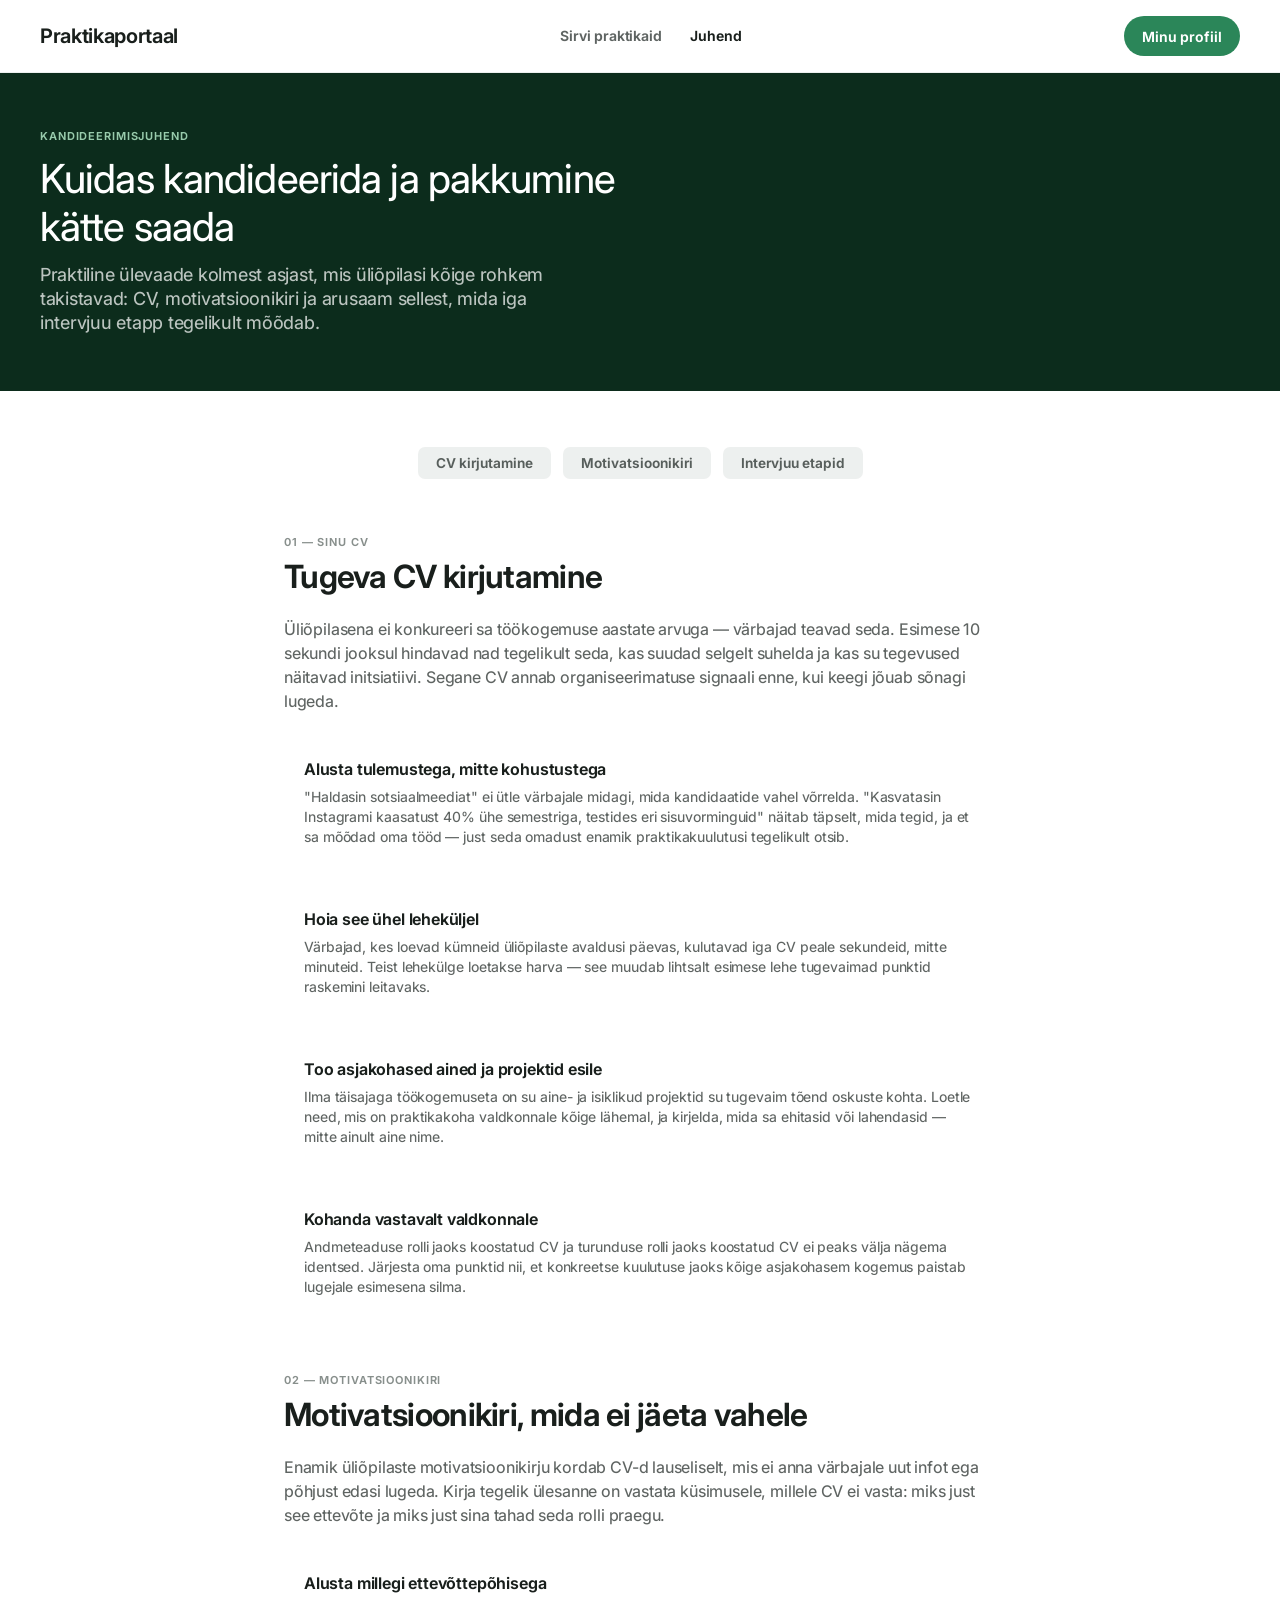
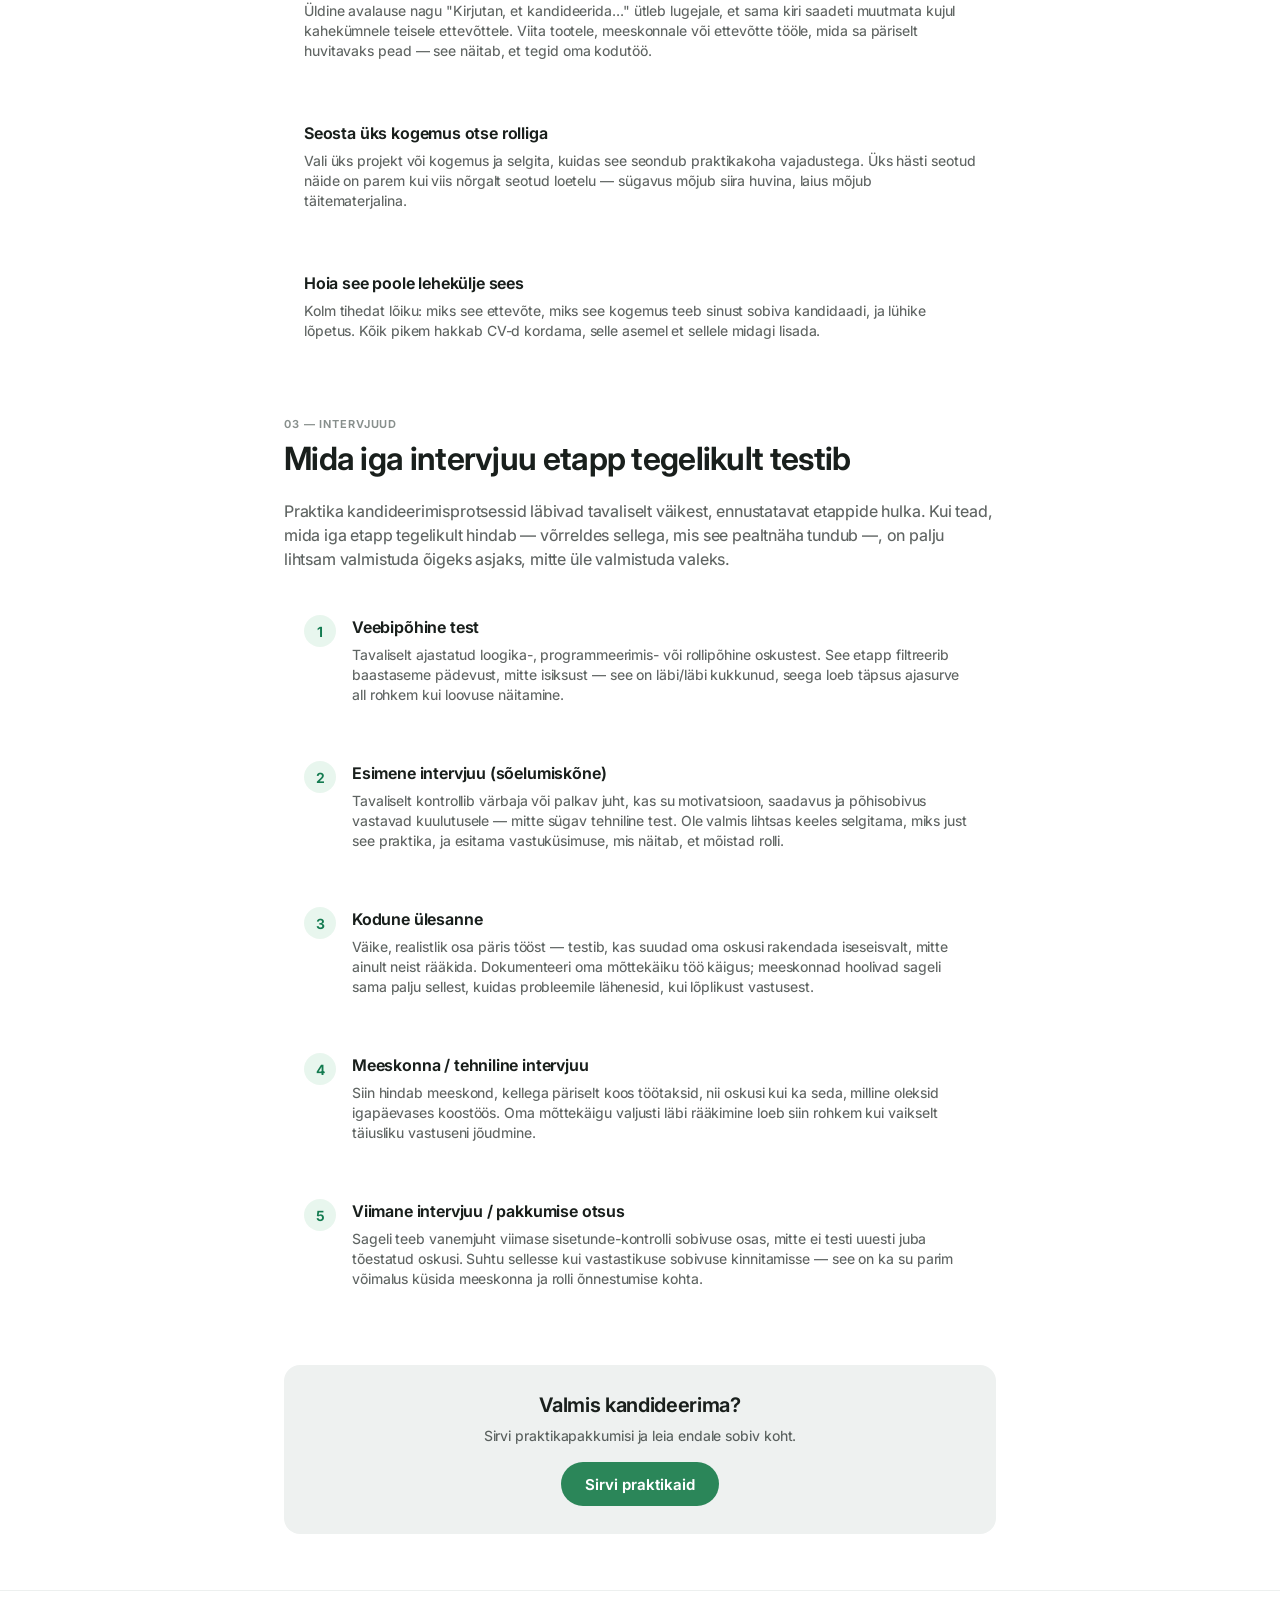
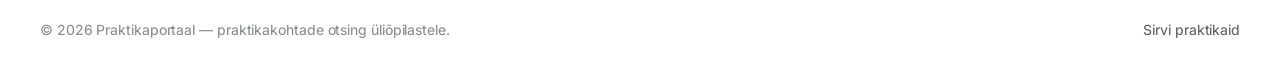
<file: public/guide.html>
<!doctype html>
<html lang="et">
<head>
  <meta charset="utf-8">
  <meta name="viewport" content="width=device-width, initial-scale=1">
  <title>Kandideerimisjuhend — Praktikaportaal</title>
  <link rel="stylesheet" href="css/design-system.css">
  <link rel="stylesheet" href="css/style.css">
  <link rel="stylesheet" href="css/guide.css">
</head>
<body>
  <header class="site-header">
    <a href="./" class="brand bolt-font-heading-xs-accent">Praktikaportaal</a>
    <nav class="site-nav">
      <a href="./" class="bolt-font-body-s-accent">Sirvi praktikaid</a>
      <span class="bolt-font-body-s-accent" style="color:var(--color-content-primary);">Juhend</span>
    </nav>
    <div class="header-actions">
      <a href="profile.html" class="btn-primary" style="min-height:40px; padding:0 18px; font-size:14px;">Minu profiil</a>
    </div>
  </header>

  <div class="hero guide-hero">
    <div class="hero-inner">
      <div class="hero-kicker bolt-font-caps-s-accent">Kandideerimisjuhend</div>
      <h1 class="hero-title bolt-font-display-m-regular" style="font-size:2.5rem; line-height:3rem;">Kuidas kandideerida ja pakkumine kätte saada</h1>
      <p class="hero-body bolt-font-body-l-regular">Praktiline ülevaade kolmest asjast, mis üliõpilasi kõige rohkem takistavad: CV, motivatsioonikiri ja arusaam sellest, mida iga intervjuu etapp tegelikult mõõdab.</p>
    </div>
  </div>

  <main class="guide-main">
    <div class="guide-toc">
      <a href="#cv" class="chip">CV kirjutamine</a>
      <a href="#letter" class="chip">Motivatsioonikiri</a>
      <a href="#interviews" class="chip">Intervjuu etapid</a>
    </div>

    <section id="cv" class="guide-section">
      <div class="guide-kicker bolt-font-caps-s-accent">01 — Sinu CV</div>
      <h2 class="bolt-font-heading-l-accent">Tugeva CV kirjutamine</h2>
      <p class="guide-lead bolt-font-body-m-regular">Üliõpilasena ei konkureeri sa töökogemuse aastate arvuga — värbajad teavad seda. Esimese 10 sekundi jooksul hindavad nad tegelikult seda, kas suudad selgelt suhelda ja kas su tegevused näitavad initsiatiivi. Segane CV annab organiseerimatuse signaali enne, kui keegi jõuab sõnagi lugeda.</p>

      <div class="guide-cards">
        <div class="guide-card">
          <div class="guide-card-title bolt-font-body-m-accent">Alusta tulemustega, mitte kohustustega</div>
          <p class="bolt-font-body-s-regular">"Haldasin sotsiaalmeediat" ei ütle värbajale midagi, mida kandidaatide vahel võrrelda. "Kasvatasin Instagrami kaasatust 40% ühe semestriga, testides eri sisuvorminguid" näitab täpselt, mida tegid, ja et sa mõõdad oma tööd — just seda omadust enamik praktikakuulutusi tegelikult otsib.</p>
        </div>
        <div class="guide-card">
          <div class="guide-card-title bolt-font-body-m-accent">Hoia see ühel leheküljel</div>
          <p class="bolt-font-body-s-regular">Värbajad, kes loevad kümneid üliõpilaste avaldusi päevas, kulutavad iga CV peale sekundeid, mitte minuteid. Teist lehekülge loetakse harva — see muudab lihtsalt esimese lehe tugevaimad punktid raskemini leitavaks.</p>
        </div>
        <div class="guide-card">
          <div class="guide-card-title bolt-font-body-m-accent">Too asjakohased ained ja projektid esile</div>
          <p class="bolt-font-body-s-regular">Ilma täisajaga töökogemuseta on su aine- ja isiklikud projektid su tugevaim tõend oskuste kohta. Loetle need, mis on praktikakoha valdkonnale kõige lähemal, ja kirjelda, mida sa ehitasid või lahendasid — mitte ainult aine nime.</p>
        </div>
        <div class="guide-card">
          <div class="guide-card-title bolt-font-body-m-accent">Kohanda vastavalt valdkonnale</div>
          <p class="bolt-font-body-s-regular">Andmeteaduse rolli jaoks koostatud CV ja turunduse rolli jaoks koostatud CV ei peaks välja nägema identsed. Järjesta oma punktid nii, et konkreetse kuulutuse jaoks kõige asjakohasem kogemus paistab lugejale esimesena silma.</p>
        </div>
      </div>
    </section>

    <section id="letter" class="guide-section">
      <div class="guide-kicker bolt-font-caps-s-accent">02 — Motivatsioonikiri</div>
      <h2 class="bolt-font-heading-l-accent">Motivatsioonikiri, mida ei jäeta vahele</h2>
      <p class="guide-lead bolt-font-body-m-regular">Enamik üliõpilaste motivatsioonikirju kordab CV-d lauseliselt, mis ei anna värbajale uut infot ega põhjust edasi lugeda. Kirja tegelik ülesanne on vastata küsimusele, millele CV ei vasta: miks just see ettevõte ja miks just sina tahad seda rolli praegu.</p>

      <div class="guide-cards">
        <div class="guide-card">
          <div class="guide-card-title bolt-font-body-m-accent">Alusta millegi ettevõttepõhisega</div>
          <p class="bolt-font-body-s-regular">Üldine avalause nagu "Kirjutan, et kandideerida..." ütleb lugejale, et sama kiri saadeti muutmata kujul kahekümnele teisele ettevõttele. Viita tootele, meeskonnale või ettevõtte tööle, mida sa päriselt huvitavaks pead — see näitab, et tegid oma kodutöö.</p>
        </div>
        <div class="guide-card">
          <div class="guide-card-title bolt-font-body-m-accent">Seosta üks kogemus otse rolliga</div>
          <p class="bolt-font-body-s-regular">Vali üks projekt või kogemus ja selgita, kuidas see seondub praktikakoha vajadustega. Üks hästi seotud näide on parem kui viis nõrgalt seotud loetelu — sügavus mõjub siira huvina, laius mõjub täitematerjalina.</p>
        </div>
        <div class="guide-card">
          <div class="guide-card-title bolt-font-body-m-accent">Hoia see poole lehekülje sees</div>
          <p class="bolt-font-body-s-regular">Kolm tihedat lõiku: miks see ettevõte, miks see kogemus teeb sinust sobiva kandidaadi, ja lühike lõpetus. Kõik pikem hakkab CV-d kordama, selle asemel et sellele midagi lisada.</p>
        </div>
      </div>
    </section>

    <section id="interviews" class="guide-section">
      <div class="guide-kicker bolt-font-caps-s-accent">03 — Intervjuud</div>
      <h2 class="bolt-font-heading-l-accent">Mida iga intervjuu etapp tegelikult testib</h2>
      <p class="guide-lead bolt-font-body-m-regular">Praktika kandideerimisprotsessid läbivad tavaliselt väikest, ennustatavat etappide hulka. Kui tead, mida iga etapp tegelikult hindab — võrreldes sellega, mis see pealtnäha tundub —, on palju lihtsam valmistuda õigeks asjaks, mitte üle valmistuda valeks.</p>

      <div class="guide-steps">
        <div class="guide-step">
          <div class="guide-step-num">1</div>
          <div>
            <div class="guide-card-title bolt-font-body-m-accent">Veebipõhine test</div>
            <p class="bolt-font-body-s-regular">Tavaliselt ajastatud loogika-, programmeerimis- või rollipõhine oskustest. See etapp filtreerib baastaseme pädevust, mitte isiksust — see on läbi/läbi kukkunud, seega loeb täpsus ajasurve all rohkem kui loovuse näitamine.</p>
          </div>
        </div>
        <div class="guide-step">
          <div class="guide-step-num">2</div>
          <div>
            <div class="guide-card-title bolt-font-body-m-accent">Esimene intervjuu (sõelumiskõne)</div>
            <p class="bolt-font-body-s-regular">Tavaliselt kontrollib värbaja või palkav juht, kas su motivatsioon, saadavus ja põhisobivus vastavad kuulutusele — mitte sügav tehniline test. Ole valmis lihtsas keeles selgitama, miks just see praktika, ja esitama vastuküsimuse, mis näitab, et mõistad rolli.</p>
          </div>
        </div>
        <div class="guide-step">
          <div class="guide-step-num">3</div>
          <div>
            <div class="guide-card-title bolt-font-body-m-accent">Kodune ülesanne</div>
            <p class="bolt-font-body-s-regular">Väike, realistlik osa päris tööst — testib, kas suudad oma oskusi rakendada iseseisvalt, mitte ainult neist rääkida. Dokumenteeri oma mõttekäiku töö käigus; meeskonnad hoolivad sageli sama palju sellest, kuidas probleemile lähenesid, kui lõplikust vastusest.</p>
          </div>
        </div>
        <div class="guide-step">
          <div class="guide-step-num">4</div>
          <div>
            <div class="guide-card-title bolt-font-body-m-accent">Meeskonna / tehniline intervjuu</div>
            <p class="bolt-font-body-s-regular">Siin hindab meeskond, kellega päriselt koos töötaksid, nii oskusi kui ka seda, milline oleksid igapäevases koostöös. Oma mõttekäigu valjusti läbi rääkimine loeb siin rohkem kui vaikselt täiusliku vastuseni jõudmine.</p>
          </div>
        </div>
        <div class="guide-step">
          <div class="guide-step-num">5</div>
          <div>
            <div class="guide-card-title bolt-font-body-m-accent">Viimane intervjuu / pakkumise otsus</div>
            <p class="bolt-font-body-s-regular">Sageli teeb vanemjuht viimase sisetunde-kontrolli sobivuse osas, mitte ei testi uuesti juba tõestatud oskusi. Suhtu sellesse kui vastastikuse sobivuse kinnitamisse — see on ka su parim võimalus küsida meeskonna ja rolli õnnestumise kohta.</p>
          </div>
        </div>
      </div>
    </section>

    <section class="guide-cta">
      <div class="bolt-font-heading-xs-accent" style="margin-bottom:8px;">Valmis kandideerima?</div>
      <p class="bolt-font-body-s-regular" style="color:var(--color-content-secondary); margin:0 0 16px;">Sirvi praktikapakkumisi ja leia endale sobiv koht.</p>
      <a href="./" class="btn-primary" style="display:inline-flex; min-height:44px; padding:0 24px;">Sirvi praktikaid</a>
    </section>
  </main>

  <footer class="site-footer">
    <span class="bolt-font-body-s-regular">© 2026 Praktikaportaal — praktikakohtade otsing üliõpilastele.</span>
    <div class="footer-links">
      <a href="./" class="bolt-font-body-s-regular">Sirvi praktikaid</a>
    </div>
  </footer>
</body>
</html>
</file>
<file: public/css/design-system.css>
/* ============================================================================
   Design system — colors + type
   Ported from a Claude-generated design draft ("Kalep" token set, Bolt-green
   theme). Adapted from the source's manual [data-mode="dark"] attribute to
   this project's existing @media (prefers-color-scheme: dark) convention,
   since there's no theme toggle here.
   ============================================================================ */

/* ---------- Fonts (self-hosted, no external CDN) ---------- */
@font-face {
  font-family: "InterVariable";
  src: url("../fonts/Inter-VariableFont.ttf") format("truetype-variations");
  font-weight: 100 900;
  font-style: normal;
  font-display: swap;
}
@font-face {
  font-family: "InterVariable";
  src: url("../fonts/Inter-Italic-VariableFont.ttf") format("truetype-variations");
  font-weight: 100 900;
  font-style: italic;
  font-display: swap;
}

/* ---------- Primitive (core) color tokens ---------- */
:root {
  --color-core-white: #ffffff;
  --color-core-black: #000000;
  --color-core-brand-green: #2A9C64;
  --color-core-brand-green-dark: #0C2C1C;

  --color-core-green-1: rgba(251, 254, 252, 1);
  --color-core-green-3: rgba(231, 246, 237, 1);
  --color-core-green-5: rgba(200, 231, 212, 1);
  --color-core-green-7: rgba(152, 203, 172, 1);
  --color-core-green-9: rgba(43, 134, 89, 1);
  --color-core-green-10: rgba(24, 120, 76, 1);
  --color-core-green-11: rgba(20, 123, 81, 1);
  --color-core-green-12: rgba(8, 31, 20, 1);

  --color-core-red-3: rgba(255, 234, 234, 1);
  --color-core-red-5: rgba(255, 205, 205, 1);
  --color-core-red-9: rgba(222, 25, 41, 1);
  --color-core-red-10: rgba(206, 0, 25, 1);
  --color-core-red-11: rgba(178, 15, 28, 1);

  --color-core-yellow-3: rgba(255, 240, 197, 1);
  --color-core-yellow-5: rgba(255, 219, 144, 1);
  --color-core-yellow-9: rgba(255, 178, 0, 1);
  --color-core-yellow-10: rgba(255, 161, 0, 1);

  --color-core-purple-3: rgba(238, 242, 255, 1);
  --color-core-purple-9: rgba(89, 102, 243, 1);
  --color-core-purple-10: rgba(79, 91, 218, 1);
  --color-core-purple-11: rgba(68, 19, 217, 1);

  --color-core-sage-1: rgba(251, 253, 252, 1);
  --color-core-sage-3: rgba(238, 241, 240, 1);
  --color-core-sage-5: rgba(222, 226, 225, 1);
  --color-core-sage-7: rgba(203, 207, 206, 1);
  --color-core-sage-9: rgba(134, 142, 139, 1);
  --color-core-sage-11: rgba(95, 101, 99, 1);
  --color-core-sage-12: rgba(25, 31, 28, 1);

  --color-core-black-alpha-3: rgba(0, 0, 0, 0.06);
  --color-core-black-alpha-5: rgba(0, 0, 0, 0.12);
  --color-core-black-alpha-9: rgba(0, 0, 0, 0.45);
  --color-core-black-alpha-12: rgba(0, 0, 0, 0.88);

  /* ---------- Semantic tokens — light (default) ---------- */
  --color-layer-floor-0: #ffffff;
  --color-layer-floor-0-grouped: rgba(238, 241, 240, 1);
  --color-layer-floor-1: #ffffff;
  --color-layer-floor-2: #ffffff;
  --color-layer-floor-3: #ffffff;
  --color-layer-surface: rgba(0, 45, 30, 0.07);

  --color-content-primary: rgba(25, 31, 28, 1);
  --color-content-secondary: rgba(0, 10, 7, 0.63);
  --color-content-tertiary: rgba(0, 17, 11, 0.47);
  --color-content-action-primary: rgba(0, 112, 66, 0.92);
  --color-content-action-secondary: rgba(0, 110, 55, 0.83);
  --color-content-danger-primary: rgba(173, 0, 14, 0.94);
  --color-content-warning-primary: rgba(158, 91, 0, 1);
  --color-content-positive-primary: rgba(0, 112, 66, 0.92);
  --color-content-promo-primary: rgba(56, 4, 215, 0.94);
  --color-content-link-primary: rgba(0, 112, 66, 0.92);
  --color-content-primary-inverted: rgba(253, 255, 254, 0.93);

  --color-bg-neutral-primary: rgba(14, 16, 16, 1);
  --color-bg-neutral-secondary: rgba(0, 45, 30, 0.07);
  --color-bg-action-primary: rgba(43, 134, 89, 1);
  --color-bg-action-secondary: rgba(0, 160, 64, 0.09);
  --color-bg-danger-primary: rgba(222, 25, 41, 1);
  --color-bg-danger-secondary: rgba(255, 0, 0, 0.08);
  --color-bg-warning-primary: rgba(255, 178, 0, 1);
  --color-bg-warning-secondary: rgba(255, 190, 0, 0.23);
  --color-bg-positive-primary: rgba(43, 134, 89, 1);
  --color-bg-promo-primary: rgba(89, 102, 243, 1);
  --color-bg-promo-secondary: rgba(0, 60, 255, 0.07);

  --color-bg-active-action-primary: rgba(24, 120, 76, 1);
  --color-bg-active-neutral-secondary: rgba(0, 31, 24, 0.13);

  --color-border-neutral-primary: rgba(0, 17, 11, 0.47);
  --color-border-neutral-secondary: rgba(0, 20, 13, 0.16);
  --color-border-separator: rgba(0, 45, 30, 0.07);
  --color-border-action-primary: rgba(43, 134, 89, 1);

  --color-special-scrim: rgba(0, 0, 0, 0.28);
  --color-special-brand: #2A9C64;
  --color-special-brand-alt: #0C2C1C;
  --color-special-bg-disabled: rgba(0, 45, 30, 0.07);

  /* ---------- Dimensions / spacing / radii ---------- */
  --dimension-50: 0.125rem;
  --dimension-100: 0.25rem;
  --dimension-150: 0.375rem;
  --dimension-200: 0.5rem;
  --dimension-300: 0.75rem;
  --dimension-400: 1rem;
  --dimension-500: 1.25rem;
  --dimension-600: 1.5rem;
  --dimension-800: 2rem;
  --dimension-1000: 2.5rem;
  --dimension-1200: 3rem;
  --dimension-1600: 4rem;

  --corner-radius-xs: 0.25rem;
  --corner-radius-s: 0.5rem;
  --corner-radius-m: 0.75rem;
  --corner-radius-l: 1rem;
  --corner-radius-xl: 1.5rem;
  --corner-radius-full: 600rem;

  --size-icon-xs: 1rem;
  --size-icon-s: 1.25rem;
  --size-icon-m: 1.5rem;
  --size-icon-l: 2rem;

  --shadow-sm: 0 1px 2px rgba(0, 0, 0, 0.04);
  --shadow-md: 0 4px 12px rgba(0, 0, 0, 0.08);
  --shadow-lg: 0 12px 32px rgba(0, 0, 0, 0.12);
  --shadow-floating: 0 4px 12px rgba(0, 0, 0, 0.08), 0 1px 2px rgba(0, 0, 0, 0.04);
}

/* ---------- Semantic tokens — dark ---------- */
@media (prefers-color-scheme: dark) {
  :root {
    --color-layer-floor-0: #000000;
    --color-layer-floor-0-grouped: #000000;
    --color-layer-floor-1: rgba(14, 16, 16, 1);
    --color-layer-floor-2: rgba(22, 26, 24, 1);
    --color-layer-floor-3: rgba(32, 34, 33, 1);
    --color-layer-surface: rgba(244, 246, 233, 0.08);

    --color-content-primary: rgba(236, 238, 237, 1);
    --color-content-secondary: rgba(244, 254, 249, 0.69);
    --color-content-tertiary: rgba(229, 253, 245, 0.46);
    --color-content-action-primary: rgba(119, 248, 176, 0.96);
    --color-content-danger-primary: rgba(255, 159, 148, 1);
    --color-content-warning-primary: rgba(255, 191, 53, 1);
    --color-content-positive-primary: rgba(119, 248, 176, 0.96);
    --color-content-promo-primary: rgba(178, 183, 255, 0.98);
    --color-content-link-primary: rgba(119, 248, 176, 0.96);
    --color-content-primary-inverted: rgba(25, 31, 28, 1);

    --color-bg-neutral-primary: rgba(251, 253, 252, 1);
    --color-bg-neutral-secondary: rgba(244, 246, 233, 0.08);
    --color-bg-action-primary: rgba(43, 134, 89, 1);
    --color-bg-action-secondary: rgba(0, 255, 110, 0.12);
    --color-bg-danger-primary: rgba(222, 25, 41, 1);
    --color-bg-danger-secondary: rgba(254, 11, 6, 0.2);
    --color-bg-warning-primary: rgba(255, 178, 0, 1);
    --color-bg-warning-secondary: rgba(255, 133, 0, 0.14);
    --color-bg-positive-primary: rgba(43, 134, 89, 1);
    --color-bg-promo-primary: rgba(89, 102, 243, 1);
    --color-bg-promo-secondary: rgba(64, 81, 252, 0.26);

    --color-bg-active-action-primary: rgba(24, 120, 76, 1);
    --color-bg-active-neutral-secondary: rgba(241, 250, 243, 0.14);

    --color-border-neutral-primary: rgba(225, 253, 241, 0.4);
    --color-border-neutral-secondary: rgba(242, 255, 244, 0.18);
    --color-border-separator: rgba(244, 246, 233, 0.08);
    --color-border-action-primary: rgba(43, 134, 89, 1);

    --color-special-scrim: rgba(0, 0, 0, 0.48);
    --color-special-bg-disabled: rgba(244, 246, 233, 0.08);
  }
}

/* ---------- Type scale (utility classes, Inter variable) ---------- */
.bolt-font-base {
  font-family: "InterVariable", Inter, system-ui, -apple-system, "Segoe UI", sans-serif;
  font-feature-settings: "cv03", "cv04", "liga" 1, "calt" 1;
  -webkit-font-smoothing: antialiased;
}
.bolt-font-display-m-regular { font: 450 3rem/3.75rem "InterVariable", sans-serif; letter-spacing: -0.022em; font-variation-settings: "opsz" 32; }
.bolt-font-heading-l-accent  { font: 650 2rem/2.5rem   "InterVariable", sans-serif; letter-spacing: -0.022em; font-variation-settings: "opsz" 32; }
.bolt-font-heading-m-accent  { font: 650 1.75rem/2.25rem "InterVariable", sans-serif; letter-spacing: -0.02em;  font-variation-settings: "opsz" 28; }
.bolt-font-heading-s-accent  { font: 650 1.5rem/1.875rem "InterVariable", sans-serif; letter-spacing: -0.019em; font-variation-settings: "opsz" 24; }
.bolt-font-heading-xs-accent { font: 650 1.25rem/1.5625rem "InterVariable", sans-serif; letter-spacing: -0.017em; font-variation-settings: "opsz" 20; }
.bolt-font-body-l-regular    { font: 450 1.125rem/1.5rem "InterVariable", sans-serif; letter-spacing: -0.014em; font-variation-settings: "opsz" 18; }
.bolt-font-body-l-accent     { font: 650 1.125rem/1.5rem "InterVariable", sans-serif; letter-spacing: -0.014em; font-variation-settings: "opsz" 18; }
.bolt-font-body-m-regular    { font: 450 1rem/1.5rem "InterVariable", sans-serif; letter-spacing: -0.011em; font-variation-settings: "opsz" 16; }
.bolt-font-body-m-accent     { font: 650 1rem/1.5rem "InterVariable", sans-serif; letter-spacing: -0.011em; font-variation-settings: "opsz" 16; }
.bolt-font-body-s-regular    { font: 450 0.875rem/1.25rem "InterVariable", sans-serif; letter-spacing: -0.006em; font-variation-settings: "opsz" 14; }
.bolt-font-body-s-accent     { font: 650 0.875rem/1.25rem "InterVariable", sans-serif; letter-spacing: -0.006em; font-variation-settings: "opsz" 14; }
.bolt-font-body-xs-regular   { font: 450 0.75rem/1rem "InterVariable", sans-serif; letter-spacing: 0em; font-variation-settings: "opsz" 14; }
.bolt-font-body-xs-accent    { font: 650 0.75rem/1rem "InterVariable", sans-serif; letter-spacing: 0em; font-variation-settings: "opsz" 14; }
.bolt-font-caps-m-accent     { font: 650 0.875rem/1.125rem "InterVariable", sans-serif; letter-spacing: 0.074em; text-transform: uppercase; font-variation-settings: "opsz" 14; }
.bolt-font-caps-s-accent     { font: 650 0.6875rem/0.875rem "InterVariable", sans-serif; letter-spacing: 0.08em;  text-transform: uppercase; font-variation-settings: "opsz" 14; }
.bolt-font-tabular-m-regular { font: 450 1rem/1.5rem "InterVariable", sans-serif; letter-spacing: -0.026em; font-feature-settings: "tnum","cv03","cv04"; font-variation-settings: "opsz" 16; }
.bolt-font-tabular-m-accent  { font: 650 1rem/1.5rem "InterVariable", sans-serif; letter-spacing: -0.026em; font-feature-settings: "tnum","cv03","cv04"; font-variation-settings: "opsz" 16; }

/* ---------- Semantic HTML defaults ---------- */
html, body { background: var(--color-layer-floor-0); color: var(--color-content-primary); }
body {
  font-family: "InterVariable", Inter, system-ui, -apple-system, sans-serif;
  font-feature-settings: "cv03", "cv04", "liga" 1, "calt" 1;
  -webkit-font-smoothing: antialiased;
  margin: 0;
}
h1 { font: 650 2rem/2.5rem "InterVariable", sans-serif; letter-spacing: -0.022em; margin: 0; }
h2 { font: 650 1.75rem/2.25rem "InterVariable", sans-serif; letter-spacing: -0.02em; margin: 0; }
h3 { font: 650 1.5rem/1.875rem "InterVariable", sans-serif; letter-spacing: -0.019em; margin: 0; }
h4 { font: 650 1.25rem/1.5625rem "InterVariable", sans-serif; letter-spacing: -0.017em; margin: 0; }
p  { font: 450 1rem/1.5rem "InterVariable", sans-serif; letter-spacing: -0.011em; margin: 0; }
small { font: 450 0.875rem/1.25rem "InterVariable", sans-serif; letter-spacing: -0.006em; }
a  { color: var(--color-content-link-primary); text-decoration: none; }
a:hover { text-decoration: underline; }
</file>
<file: public/css/style.css>
/* Component styles for the internship search app. Built on top of
   design-system.css (colors/type/spacing tokens ported from a Claude design
   draft — see README "Test frontend" section for the full story). */

* { box-sizing: border-box; }

body { min-height: 100vh; }

main {
  max-width: 1200px;
  width: 100%;
  margin: 0 auto;
  padding: 0 40px 32px;
}

/* ---------- Header ---------- */
.site-header {
  position: sticky;
  top: 0;
  z-index: 20;
  background: var(--color-layer-floor-0);
  border-bottom: 1px solid var(--color-border-separator);
  display: flex;
  align-items: center;
  justify-content: space-between;
  padding: 16px 40px;
  gap: 16px;
}
.brand { color: var(--color-content-primary); }
.site-nav { display: flex; align-items: center; gap: 28px; }
.site-nav a { color: var(--color-content-secondary); }
.header-actions { display: flex; align-items: center; gap: 10px; }

.icon-btn {
  position: relative;
  width: 40px;
  height: 40px;
  border-radius: var(--corner-radius-full);
  border: 0;
  background: var(--color-bg-neutral-secondary);
  color: var(--color-content-primary);
  display: flex;
  align-items: center;
  justify-content: center;
  cursor: pointer;
}
.icon-btn:hover { background: var(--color-bg-active-neutral-secondary); }

.notif-dot {
  position: absolute;
  top: 6px;
  right: 7px;
  width: 8px;
  height: 8px;
  border-radius: var(--corner-radius-full);
  background: var(--color-core-red-9);
  border: 2px solid var(--color-bg-neutral-secondary);
}
.notif-dot.hidden { display: none; }

.notif-wrap { position: relative; }
.notif-panel {
  right: -40px;
  left: auto;
  width: 280px;
}
.notif-item {
  display: flex;
  align-items: center;
  gap: 10px;
  width: 100%;
  text-align: left;
  background: transparent;
  border: 0;
  border-radius: 8px;
  padding: 8px;
  cursor: pointer;
  text-decoration: none;
}
.notif-item:hover { background: var(--color-bg-neutral-secondary); }
.notif-item-avatar { flex-shrink: 0; }
.notif-item-body { min-width: 0; }
.notif-item-title { color: var(--color-content-primary); font-size: 12.5px; overflow: hidden; text-overflow: ellipsis; white-space: nowrap; }
.notif-empty { color: var(--color-content-tertiary); text-align: center; padding: 20px 10px; }

.auth-status {
  color: var(--color-bg-action-primary);
  border: 1px solid var(--color-border-neutral-secondary);
  border-radius: var(--corner-radius-full);
  padding: 8px 16px;
  white-space: nowrap;
}
.auth-status:hover { background: var(--color-bg-neutral-secondary); text-decoration: none; }

/* ---------- Hero ---------- */
.hero { background: var(--color-core-brand-green-dark); padding: 56px 40px 88px; }
.hero-inner { max-width: 1200px; margin: 0 auto; }
.hero-kicker { color: var(--color-core-green-7); margin-bottom: 12px; }
.hero-title { color: #fff; margin: 0 0 12px; max-width: 620px; }
.hero-body { color: rgba(255, 255, 255, 0.72); max-width: 560px; margin: 0; }

/* ---------- Search panel ---------- */
.search-panel-wrap {
  max-width: 1200px;
  margin: -48px auto 0;
  padding: 0 40px;
  position: relative;
  z-index: 5;
}
.search-panel {
  background: var(--color-layer-floor-1);
  border-radius: var(--corner-radius-xl);
  box-shadow: var(--shadow-md);
  padding: 24px 28px 26px;
  display: flex;
  flex-direction: column;
  gap: 18px;
}

.search-input-wrap {
  display: flex;
  align-items: center;
  gap: 10px;
  background: var(--color-bg-neutral-secondary);
  border-radius: var(--corner-radius-full);
  padding: 14px 20px;
  color: var(--color-content-secondary);
}
.search-input {
  border: 0;
  background: transparent;
  outline: none;
  flex: 1;
  font: 450 15px "InterVariable", sans-serif;
  color: var(--color-content-primary);
}

.filter-row { display: flex; flex-wrap: wrap; gap: 22px; align-items: flex-end; }
.filter-group { display: flex; flex-direction: column; gap: 8px; }
.filter-label { color: var(--color-content-tertiary); }

.segmented { display: flex; background: var(--color-bg-neutral-secondary); border-radius: var(--corner-radius-full); padding: 3px; gap: 2px; }
.segmented-btn {
  background: transparent;
  border: 0;
  border-radius: var(--corner-radius-full);
  padding: 8px 16px;
  font: 450 13px "InterVariable", sans-serif;
  color: var(--color-content-secondary);
  cursor: pointer;
  white-space: nowrap;
}
.segmented-btn.active { background: var(--color-layer-floor-2); color: var(--color-content-primary); box-shadow: var(--shadow-sm); font-weight: 650; }

.pill-dropdown-toggle {
  display: flex;
  align-items: center;
  gap: 10px;
  justify-content: space-between;
  background: var(--color-bg-neutral-secondary);
  border: 0;
  border-radius: var(--corner-radius-m);
  padding: 11px 16px;
  font: 650 14px "InterVariable", sans-serif;
  color: var(--color-content-primary);
  cursor: pointer;
  min-width: 150px;
  white-space: nowrap;
}

.date-range { display: flex; align-items: center; gap: 6px; }
.date-input {
  background: var(--color-bg-neutral-secondary);
  border: 0;
  border-radius: var(--corner-radius-m);
  padding: 10px 12px;
  font: 450 13px "InterVariable", sans-serif;
  color: var(--color-content-primary);
  min-width: 0;
  width: 140px;
}
.date-range-sep { color: var(--color-content-tertiary); }

/* ---------- Dropdown panels (shared: type/location/tags/notifications) ---------- */
.dropdown { position: relative; }
.dropdown-panel {
  position: absolute;
  top: calc(100% + 8px);
  left: 0;
  z-index: 40;
  min-width: 220px;
  max-height: 320px;
  overflow-y: auto;
  background: var(--color-layer-floor-1);
  border-radius: var(--corner-radius-l);
  box-shadow: var(--shadow-lg);
  padding: 10px;
}
.dropdown-panel.hidden { display: none; }

.dropdown-option {
  display: flex;
  align-items: center;
  gap: 12px;
  padding: 10px;
  border-radius: 10px;
  cursor: pointer;
  font: 450 13px "InterVariable", sans-serif;
  color: var(--color-content-primary);
  white-space: nowrap;
}
.dropdown-option:hover { background: var(--color-bg-neutral-secondary); }
.dropdown-option.active { background: var(--color-bg-action-secondary); color: var(--color-content-action-primary); font-weight: 650; }
.dropdown-option input[type="checkbox"] { width: 18px; height: 18px; accent-color: var(--color-core-green-9); cursor: pointer; flex-shrink: 0; }
.dropdown-option-count { color: var(--color-content-tertiary); margin-left: auto; font-variant-numeric: tabular-nums; }
.dropdown-empty { color: var(--color-content-tertiary); font-size: 0.85rem; padding: 0.4rem; }

/* ---------- Results toolbar ---------- */
.results-toolbar {
  display: flex;
  align-items: center;
  gap: 16px;
  margin: 24px 0 16px;
  flex-wrap: wrap;
}
.results-count { color: var(--color-content-secondary); }

.clear-filters-btn {
  display: flex;
  align-items: center;
  gap: 6px;
  background: transparent;
  border: 0;
  color: var(--color-content-secondary);
  cursor: pointer;
  padding: 0;
}
.clear-filters-btn:hover { color: var(--color-content-primary); }
.clear-filters-btn.hidden { display: none; }

.save-search-btn {
  background: transparent;
  color: var(--color-bg-action-primary);
  border: 1px solid var(--color-border-neutral-secondary);
  border-radius: var(--corner-radius-full);
  padding: 8px 16px;
  font: 650 13px "InterVariable", sans-serif;
  cursor: pointer;
  white-space: nowrap;
}
.save-search-btn.hidden { display: none; }

.view-toggle {
  margin-left: auto;
  display: flex;
  align-items: center;
  gap: 2px;
  background: var(--color-bg-neutral-secondary);
  border-radius: var(--corner-radius-full);
  padding: 3px;
}
.view-toggle-btn {
  width: 34px;
  height: 30px;
  border-radius: var(--corner-radius-full);
  border: 0;
  display: flex;
  align-items: center;
  justify-content: center;
  cursor: pointer;
  background: transparent;
  color: var(--color-content-secondary);
}
.view-toggle-btn.active { background: var(--color-layer-floor-2); color: var(--color-content-primary); box-shadow: var(--shadow-sm); }

/* ---------- Results ---------- */
.result-section:not(:last-child) { margin-bottom: 4px; }

.section-header {
  padding: 10px 4px;
  font-size: 0.78rem;
  font-weight: 650;
  color: var(--color-content-tertiary);
  cursor: default;
}
.section-count { font-weight: 450; }

details.result-section > summary.section-header { cursor: pointer; list-style: none; }
details.result-section > summary.section-header::-webkit-details-marker { display: none; }
details.result-section > summary.section-header::before { content: "▸ "; }
details.result-section[open] > summary.section-header::before { content: "▾ "; }

.cards-grid { display: grid; grid-template-columns: repeat(auto-fill, minmax(200px, 1fr)); gap: 14px; padding-bottom: 24px; }
.cards-list { display: flex; flex-direction: column; gap: 8px; padding-bottom: 24px; }

.offer-card {
  background: var(--color-layer-floor-1);
  border-radius: var(--corner-radius-m);
  padding: 16px 14px;
  cursor: pointer;
  box-shadow: var(--shadow-sm);
  display: flex;
  flex-direction: column;
  align-items: center;
  text-align: center;
  gap: 8px;
  position: relative;
  transition: box-shadow 150ms linear, transform 150ms linear;
  border-left: 3px solid transparent;
}
.offer-card:hover { box-shadow: var(--shadow-md); transform: translateY(-3px); }

.offer-row {
  background: var(--color-layer-floor-1);
  border-radius: var(--corner-radius-m);
  padding: 14px 18px;
  cursor: pointer;
  box-shadow: var(--shadow-sm);
  display: flex;
  align-items: center;
  gap: 16px;
  position: relative;
  transition: box-shadow 150ms linear;
  border-left: 3px solid transparent;
}
.offer-row:hover { box-shadow: var(--shadow-md); }

.company-avatar {
  flex-shrink: 0;
  border-radius: var(--corner-radius-m);
  display: flex;
  align-items: center;
  justify-content: center;
  color: #fff;
  font: 650 1rem "InterVariable", sans-serif;
}
.offer-card .company-avatar { width: 56px; height: 56px; font-size: 1.3rem; }
.offer-row .company-avatar { width: 44px; height: 44px; }

.match-badge {
  position: absolute;
  top: 8px;
  left: 8px;
  font: 650 9px "InterVariable", sans-serif;
  text-transform: uppercase;
  letter-spacing: 0.06em;
  background: var(--color-bg-neutral-secondary);
  color: var(--color-content-tertiary);
  border-radius: var(--corner-radius-full);
  padding: 2px 7px;
}

.fav-btn {
  position: absolute;
  top: 8px;
  right: 8px;
  width: 28px;
  height: 28px;
  border-radius: var(--corner-radius-full);
  border: 0;
  background: var(--color-layer-floor-0-grouped);
  display: flex;
  align-items: center;
  justify-content: center;
  cursor: pointer;
  padding: 0;
  color: var(--color-content-tertiary);
}
.fav-btn:hover { background: var(--color-bg-active-neutral-secondary); }
.fav-btn.favorited { color: var(--color-core-yellow-10); }
.fav-btn.favorited svg { fill: currentColor; }

.offer-title { color: var(--color-content-primary); }
.offer-company { color: var(--color-content-secondary); margin-top: 1px; }
.offer-card .offer-title-wrap { min-height: 40px; display: flex; flex-direction: column; justify-content: center; }
.offer-row .offer-main { flex: 1; min-width: 0; text-align: left; display: flex; flex-direction: column; gap: 3px; }
.offer-row .offer-title { white-space: nowrap; overflow: hidden; text-overflow: ellipsis; }
.offer-row .offer-meta-right { flex-shrink: 0; text-align: right; display: flex; flex-direction: column; gap: 4px; align-items: flex-end; }

.chip-row { display: flex; flex-wrap: wrap; gap: 5px; }
.offer-card .chip-row { justify-content: center; }
.chip {
  font: 650 0.75rem "InterVariable", sans-serif;
  background: var(--color-bg-neutral-secondary);
  color: var(--color-content-secondary);
  border-radius: 7px;
  padding: 3px 8px;
  white-space: nowrap;
}
.chip-pay { background: var(--color-bg-action-secondary); color: var(--color-content-action-primary); }
.chip-unspecified { font-style: italic; opacity: 0.75; }

.deadline-note { color: var(--color-content-tertiary); font-size: 0.75rem; }
.deadline-urgent { color: var(--color-content-danger-primary); background: var(--color-bg-danger-secondary); border-radius: 6px; padding: 1px 6px; font-weight: 650; }
.deadline-soon { color: var(--color-content-warning-primary); background: var(--color-bg-warning-secondary); border-radius: 6px; padding: 1px 6px; font-weight: 650; }

.no-tags { opacity: 0.6; font-style: italic; }

/* ---------- Detail modal ---------- */
.modal-overlay {
  position: fixed;
  inset: 0;
  background: var(--color-special-scrim);
  display: flex;
  align-items: center;
  justify-content: center;
  z-index: 50;
  padding: 24px;
}
.modal-overlay.hidden { display: none; }
.modal-card {
  background: var(--color-layer-floor-1);
  border-radius: var(--corner-radius-xl);
  max-width: 560px;
  width: 100%;
  max-height: 85vh;
  overflow: auto;
  padding: 32px;
  position: relative;
}
.modal-close {
  position: absolute;
  top: 20px;
  right: 20px;
  width: 32px;
  height: 32px;
  border-radius: var(--corner-radius-full);
  border: 0;
  background: var(--color-bg-neutral-secondary);
  color: var(--color-content-primary);
  display: flex;
  align-items: center;
  justify-content: center;
  cursor: pointer;
}
.modal-close:hover { background: var(--color-bg-active-neutral-secondary); }

.modal-header { display: flex; align-items: center; gap: 14px; padding-right: 32px; margin-bottom: 16px; }
.modal-header .company-avatar { width: 64px; height: 64px; font-size: 1.4rem; }
.modal-meta { color: var(--color-content-secondary); margin-top: 2px; }
.modal-chips { display: flex; flex-wrap: wrap; gap: 8px; margin-bottom: 20px; }
.modal-chip { font: 650 0.75rem "InterVariable", sans-serif; border-radius: 8px; padding: 5px 11px; }
.modal-description { color: var(--color-content-primary); margin: 0 0 24px; white-space: pre-line; font: 450 1rem/1.55 "InterVariable", sans-serif; }
.modal-keywords { display: flex; flex-wrap: wrap; gap: 6px; margin: 0 0 24px; }
.modal-actions { display: flex; gap: 12px; }

.btn-primary {
  flex: 1;
  background: var(--color-bg-action-primary);
  color: #fff;
  border: 0;
  border-radius: var(--corner-radius-full);
  min-height: 48px;
  padding: 0 22px;
  font: 650 15px "InterVariable", sans-serif;
  cursor: pointer;
  display: inline-flex;
  align-items: center;
  justify-content: center;
  text-decoration: none;
}
.btn-primary:hover { background: var(--color-bg-active-action-primary); text-decoration: none; }
.btn-secondary {
  background: var(--color-bg-neutral-secondary);
  color: var(--color-content-primary);
  border: 0;
  border-radius: var(--corner-radius-full);
  min-height: 48px;
  padding: 0 22px;
  font: 650 15px "InterVariable", sans-serif;
  cursor: pointer;
}
.btn-secondary:hover { background: var(--color-bg-active-neutral-secondary); }

.modal-tip { display: flex; align-items: center; gap: 6px; margin-top: 14px; color: var(--color-content-tertiary); font-size: 0.75rem; }
.modal-tip a { color: var(--color-content-link-primary); }

/* Bolded query-word matches, so relevance is visible in the text itself. */
mark {
  background: rgba(255, 196, 0, 0.4);
  color: inherit;
  border-radius: 2px;
  padding: 0 0.1em;
}

/* ---------- Footer ---------- */
.site-footer {
  border-top: 1px solid var(--color-border-separator);
  padding: 28px 40px;
  display: flex;
  flex-wrap: wrap;
  gap: 12px;
  align-items: center;
  justify-content: space-between;
}
.site-footer span { color: var(--color-content-tertiary); }
.footer-links a { color: var(--color-content-secondary); }

@media (max-width: 720px) {
  .site-header, main, .hero-inner, .search-panel-wrap { padding-left: 16px; padding-right: 16px; }
  .cards-grid { grid-template-columns: repeat(auto-fill, minmax(150px, 1fr)); }
}
</file>
<file: public/css/guide.css>
/* Application Guide page (guide.html) — static content, no backend. */

.guide-hero { padding-bottom: 56px; }

.guide-main {
  max-width: 760px;
  margin: 0 auto;
  padding: 56px 24px;
  display: flex;
  flex-direction: column;
  gap: 56px;
}

.guide-toc { display: flex; gap: 12px; flex-wrap: wrap; justify-content: center; }
.guide-toc .chip { font: 650 0.85rem "InterVariable", sans-serif; padding: 8px 18px; }

.guide-kicker { color: var(--color-content-tertiary); margin-bottom: 8px; }
.guide-section h2 { margin: 0 0 20px; }
.guide-lead { color: var(--color-content-secondary); margin: 0 0 24px; }

.guide-cards { display: flex; flex-direction: column; gap: 20px; }
.guide-card {
  background: var(--color-layer-floor-1);
  border-radius: var(--corner-radius-l);
  padding: 20px;
}
.guide-card-title { color: var(--color-content-primary); margin-bottom: 6px; }
.guide-card p { color: var(--color-content-secondary); margin: 0; }

.guide-steps { display: flex; flex-direction: column; gap: 16px; }
.guide-step {
  display: flex;
  gap: 16px;
  background: var(--color-layer-floor-1);
  border-radius: var(--corner-radius-l);
  padding: 20px;
}
.guide-step-num {
  width: 32px;
  height: 32px;
  border-radius: var(--corner-radius-full);
  background: var(--color-bg-action-secondary);
  color: var(--color-content-action-primary);
  display: flex;
  align-items: center;
  justify-content: center;
  flex-shrink: 0;
  font: 650 14px "InterVariable", sans-serif;
}
.guide-step p { color: var(--color-content-secondary); margin: 0; }

.guide-cta {
  background: var(--color-layer-floor-0-grouped);
  border-radius: var(--corner-radius-l);
  padding: 28px;
  text-align: center;
}
</file>
